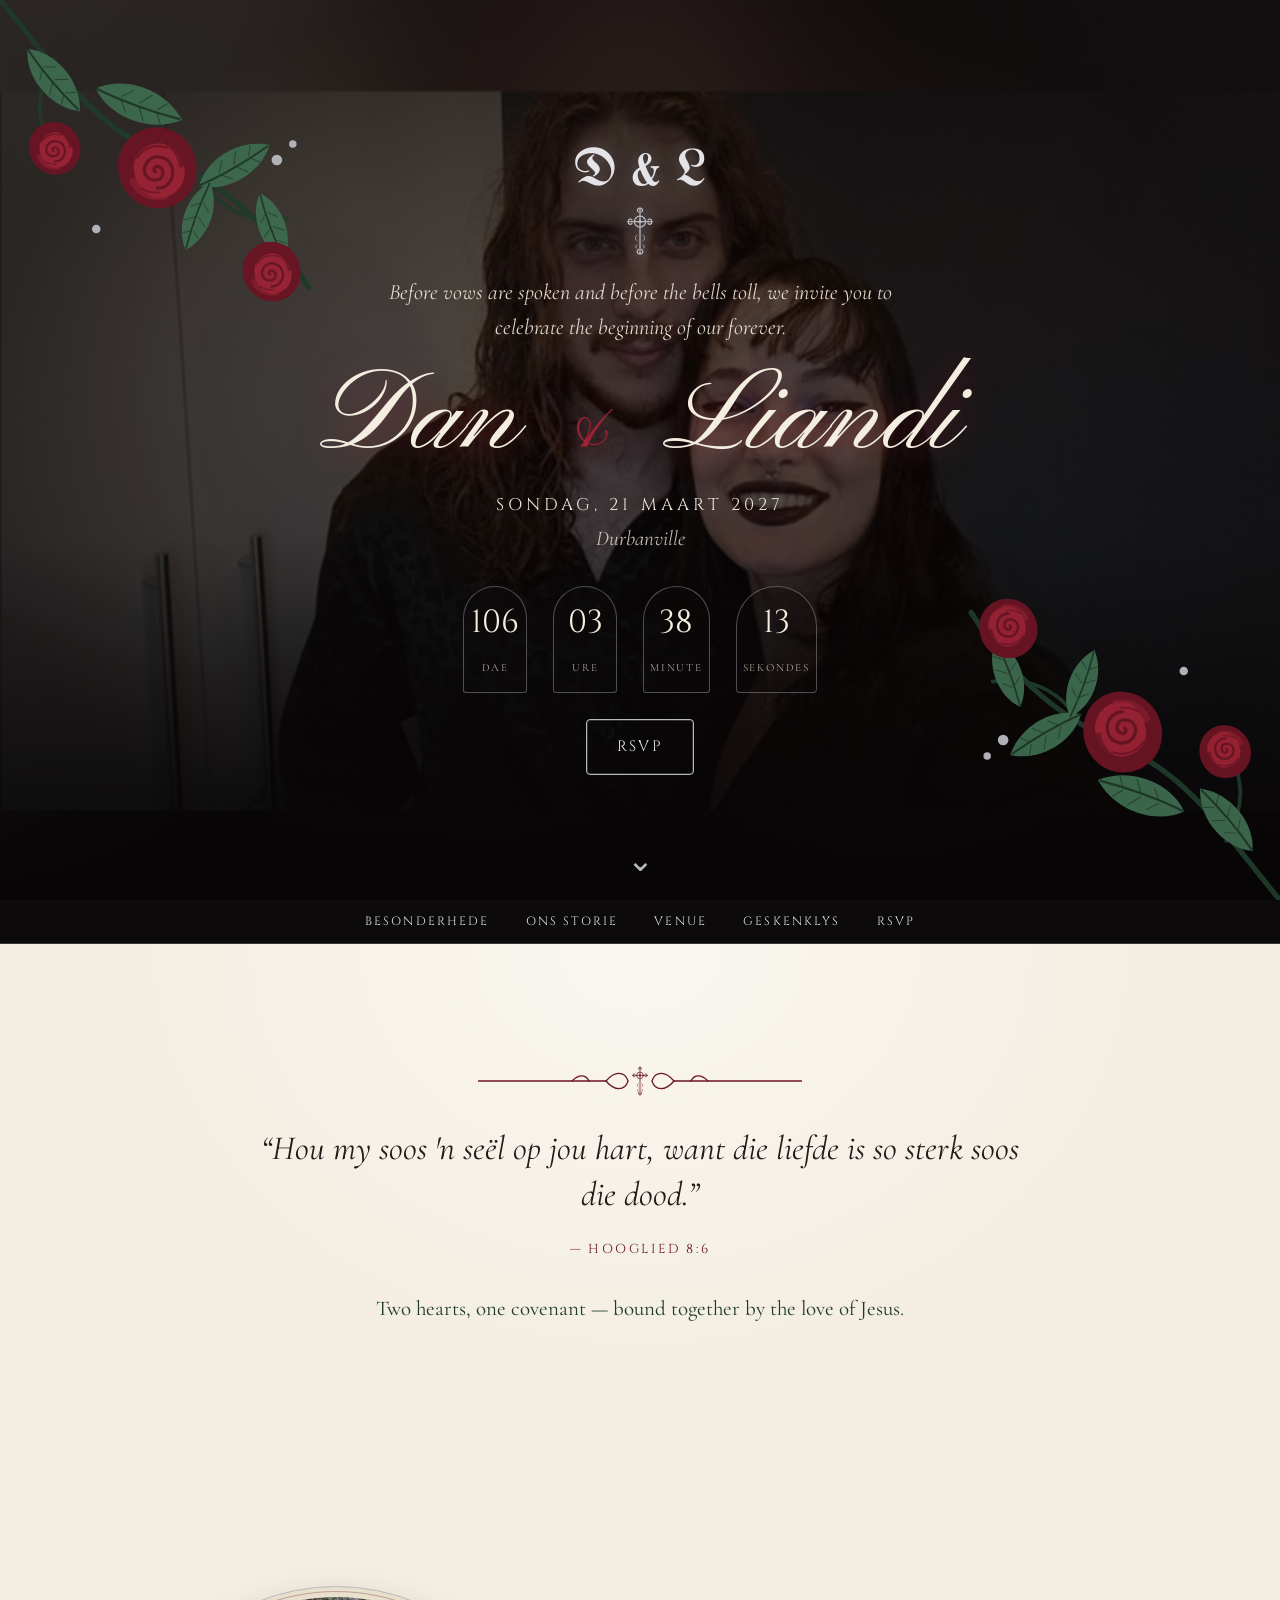
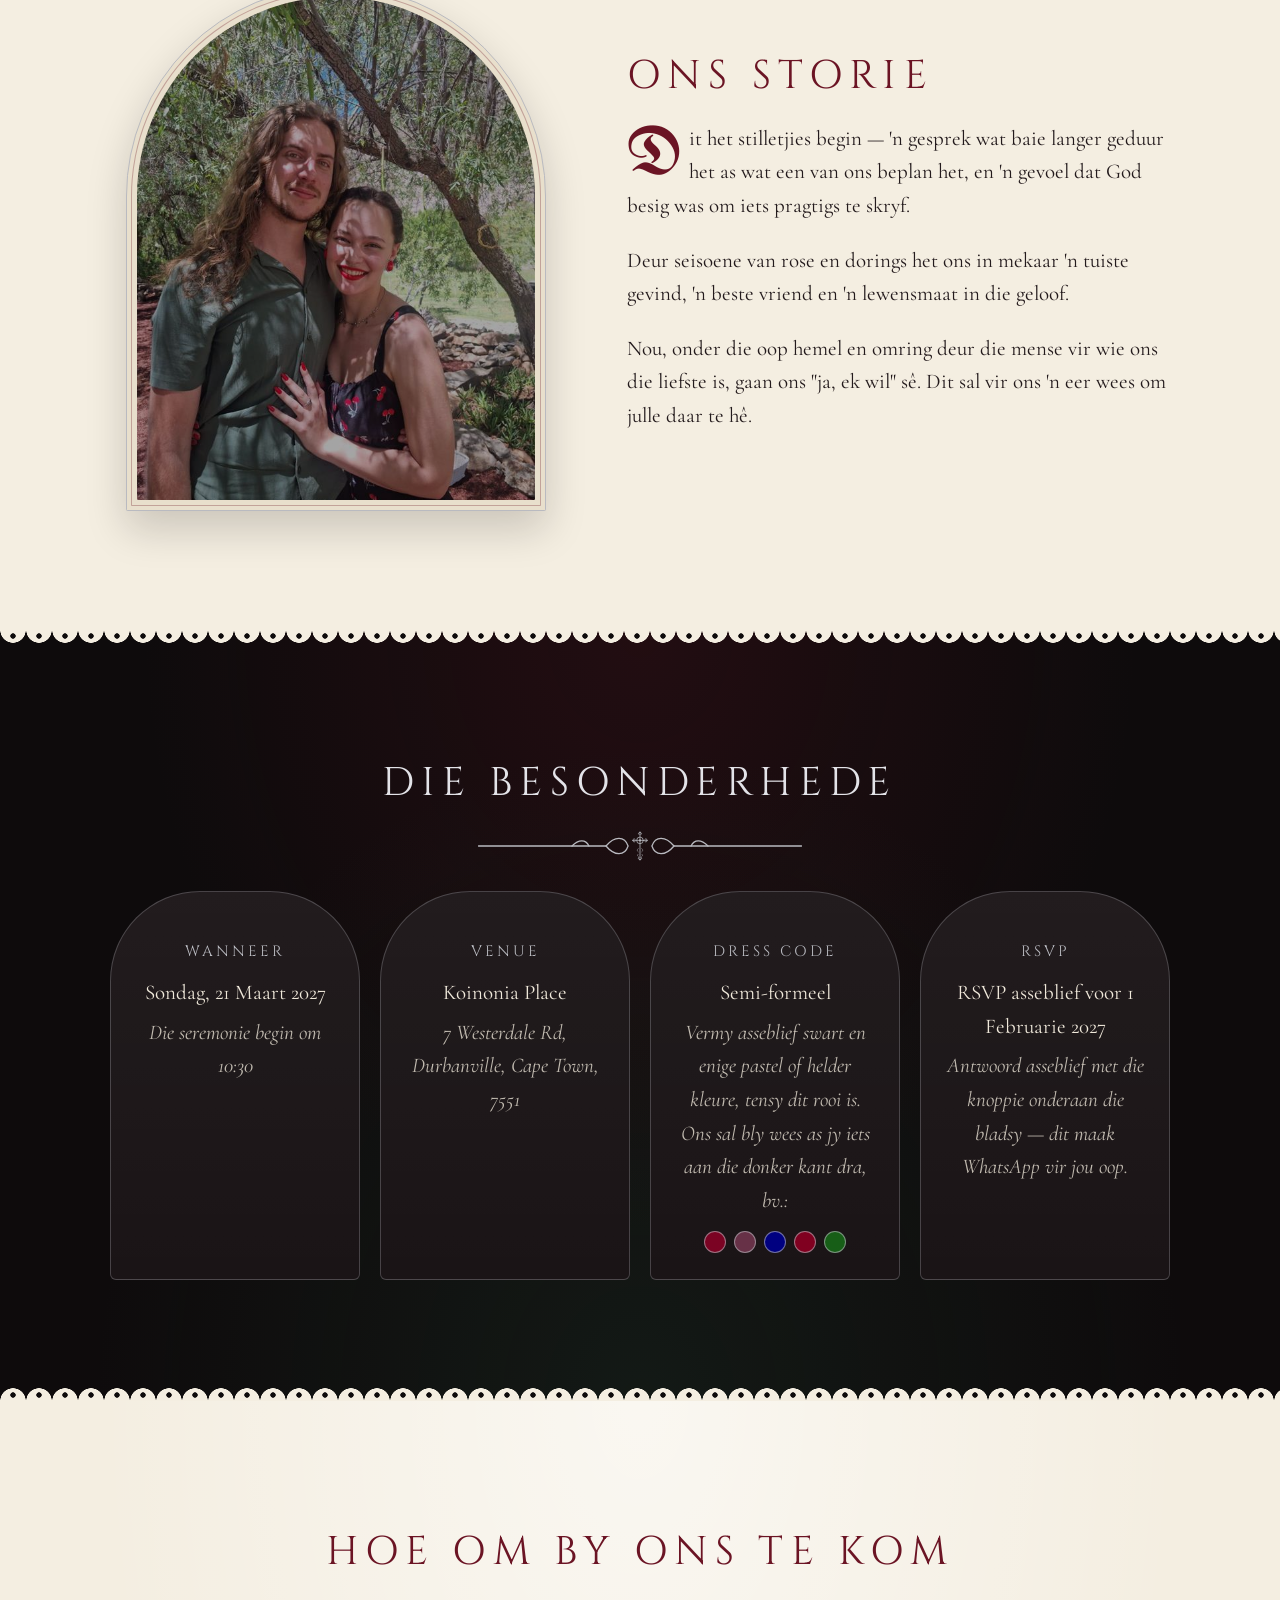
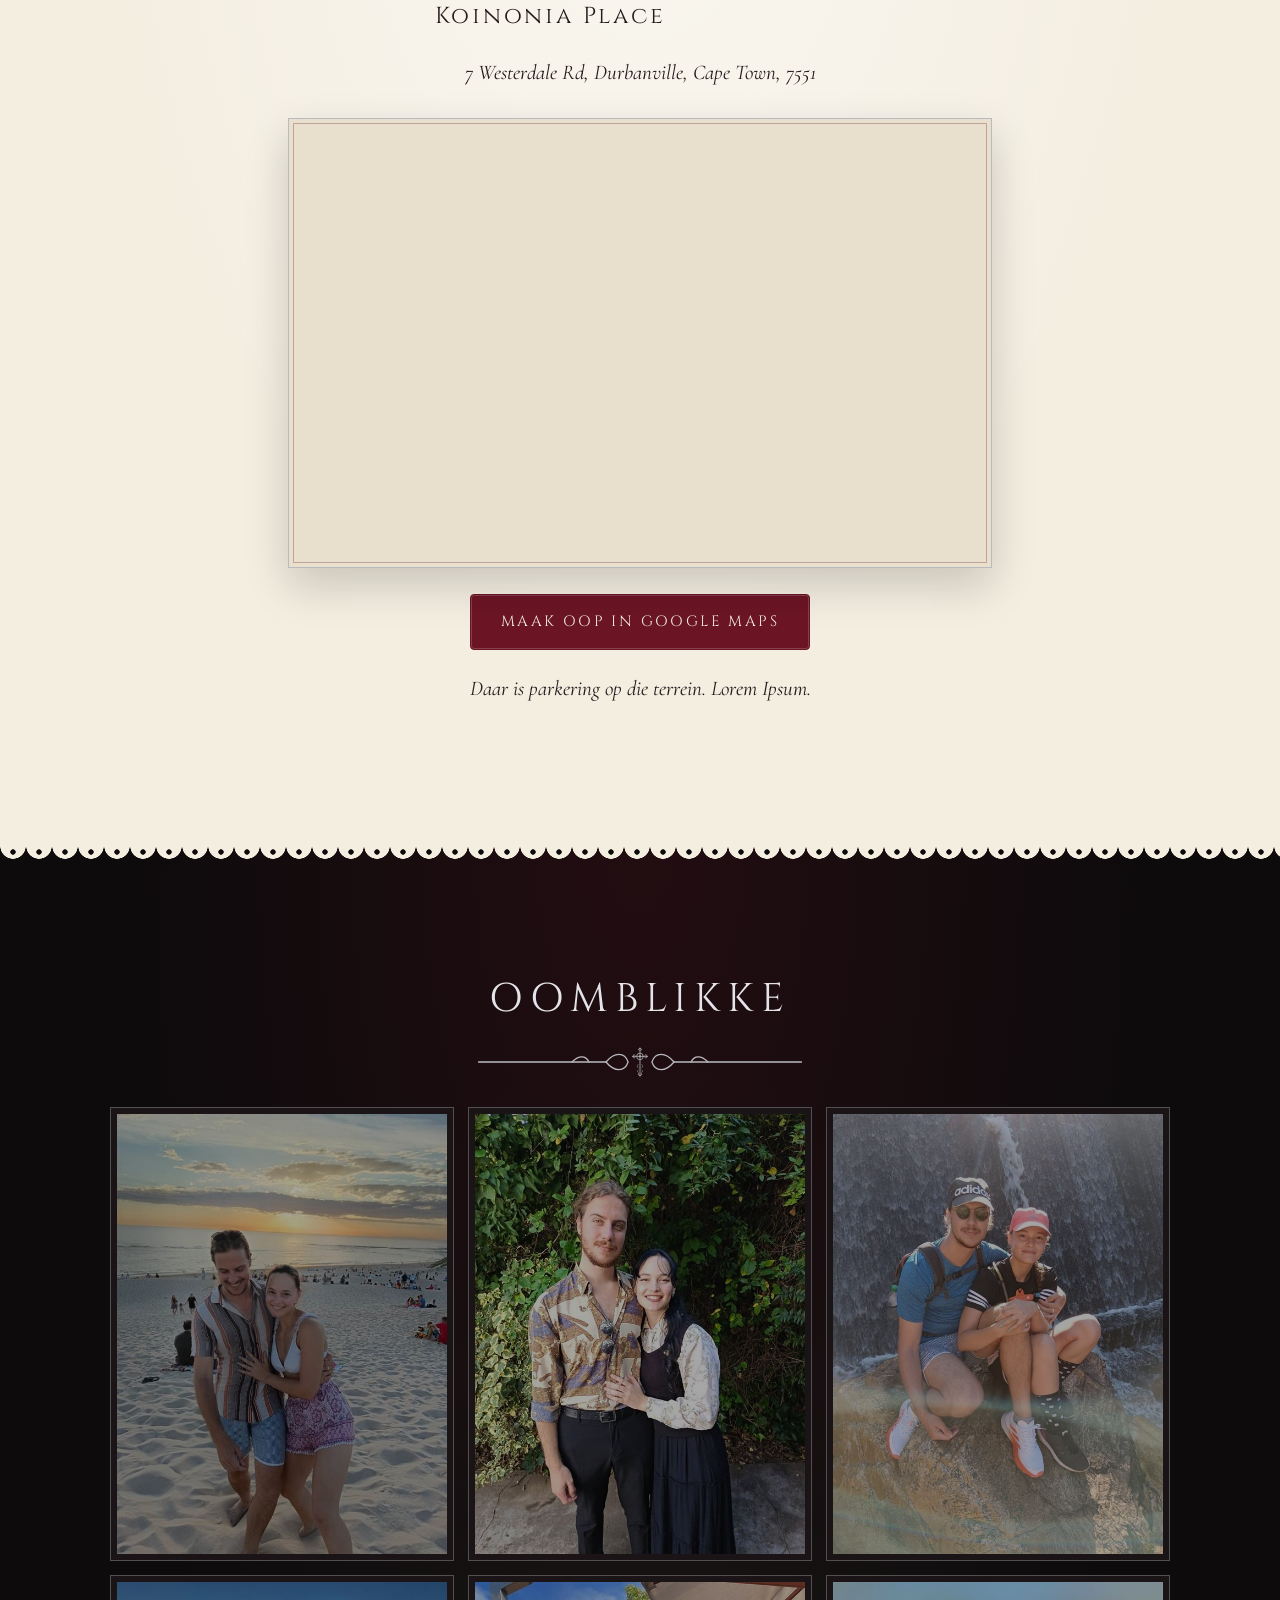
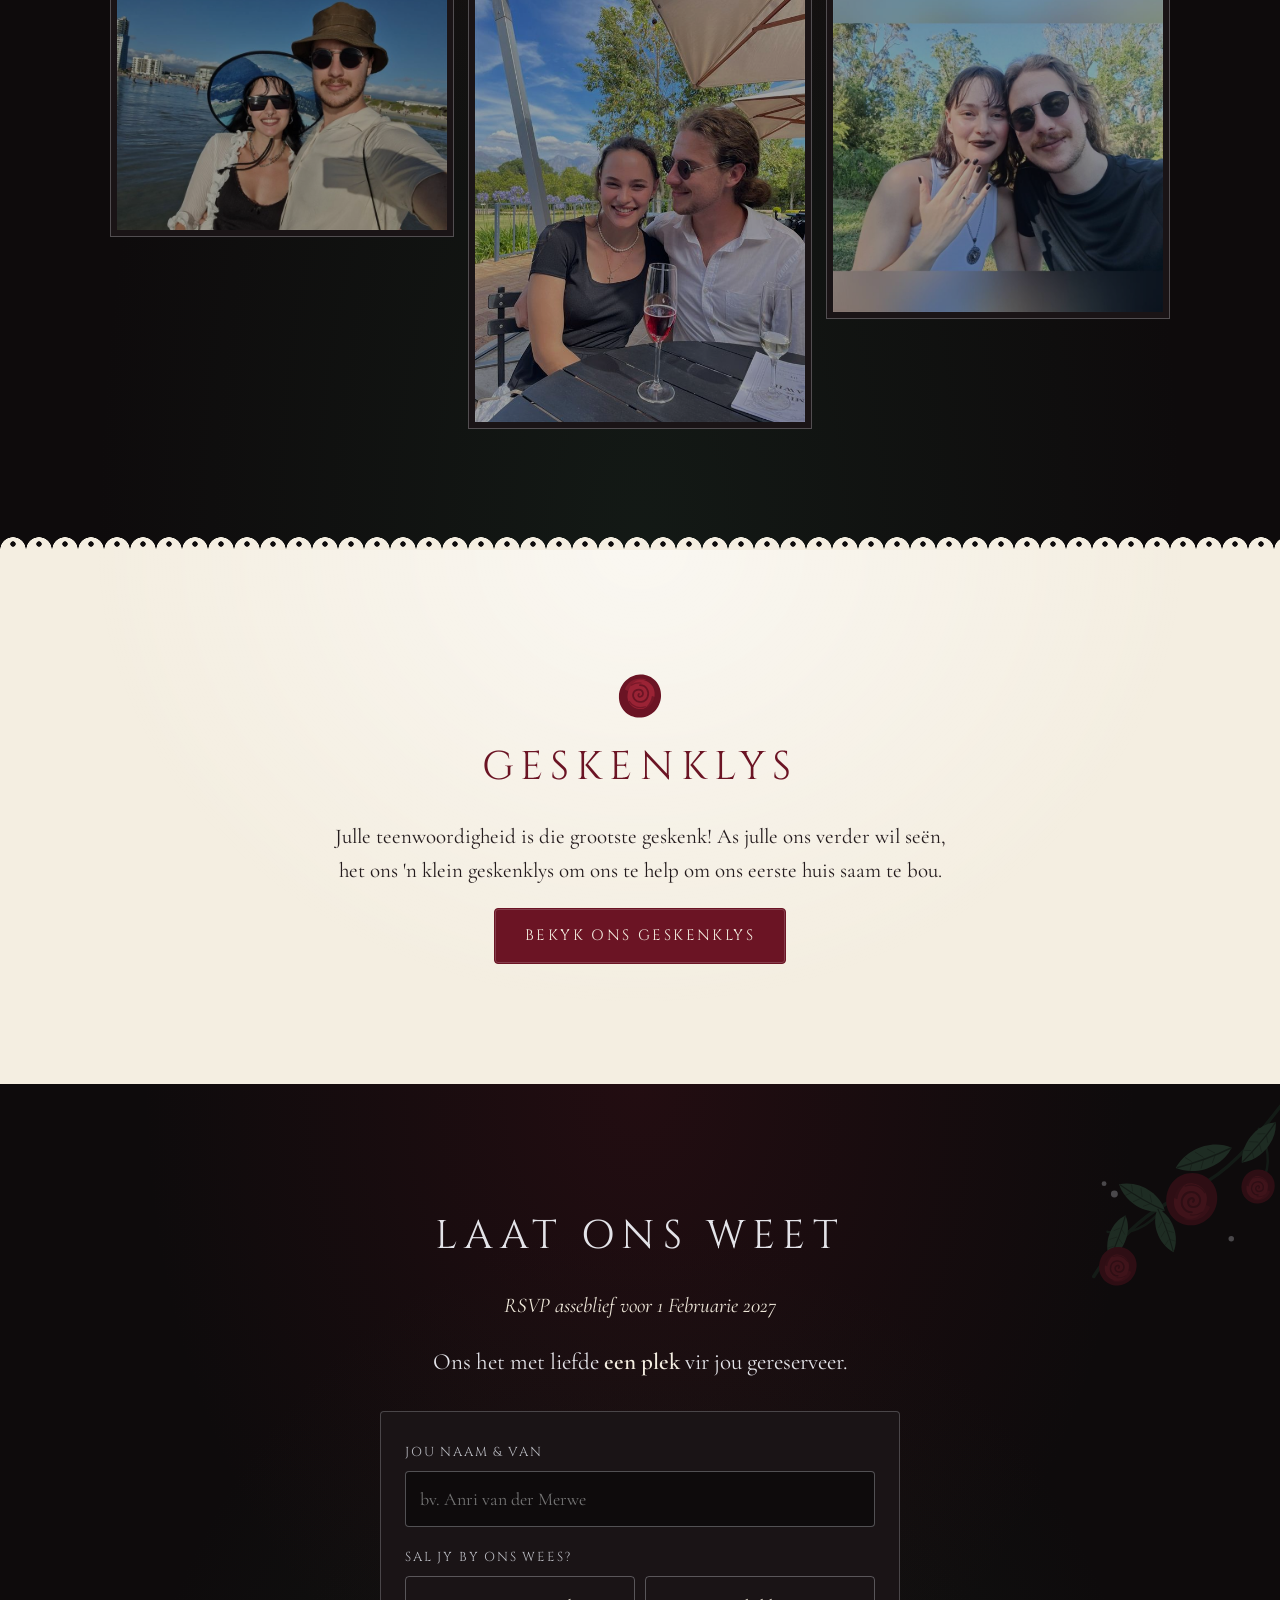
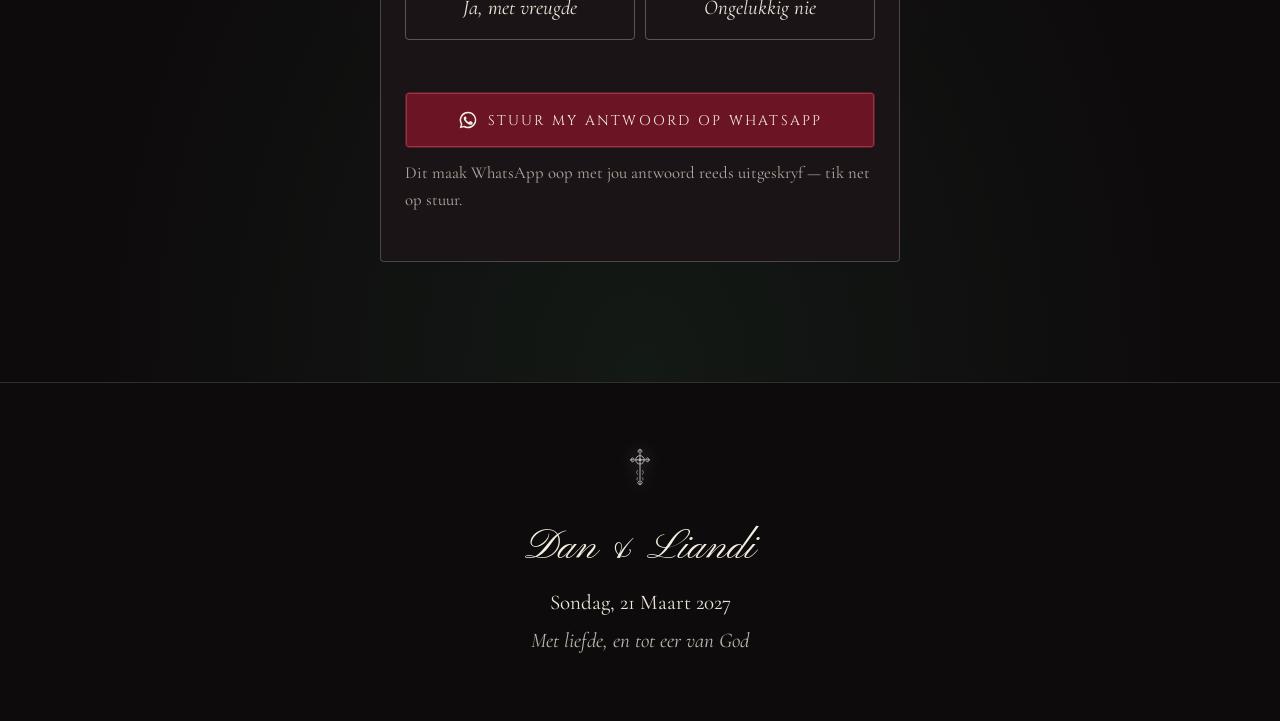
<file: index.html>
<!DOCTYPE html>
<html lang="af">
<head>
  <meta charset="utf-8">
  <meta name="viewport" content="width=device-width, initial-scale=1">
  <!-- ✦ Title & WhatsApp link preview: edit these by hand (WhatsApp can't read config.js).
       og:image must be a FULL web address, e.g. https://your-site.netlify.app/images/preview.jpg -->
  <title>Dan &amp; Liandi · Ons Troue</title>
  <meta name="description" content="Voordat die geloftes uitgespreek word en die klokke lui, nooi ons julle om die begin van ons ewigheid saam met ons te vier.">
  <meta property="og:title" content="Dan &amp; Liandi · Ons Troue">
  <meta property="og:description" content="Jy is genooi! Tik om al die besonderhede te sien en te RSVP.">
  <meta property="og:type" content="website">
  <meta property="og:image" content="https://lili-bear.github.io/dan-en-liandi-troue/hero-picture.jpg">  
  <meta name="theme-color" content="#0E0B0C">
  <link rel="preconnect" href="https://fonts.googleapis.com">
  <link rel="preconnect" href="https://fonts.gstatic.com" crossorigin>
  <link href="https://fonts.googleapis.com/css2?family=Cinzel:wght@400;600&family=Cormorant+Garamond:ital,wght@0,400;0,500;0,600;1,400&family=Pinyon+Script&family=UnifrakturMaguntia&display=swap" rel="stylesheet">
  <link rel="stylesheet" href="style.css">
  <link rel="icon" href="data:image/svg+xml,%3Csvg xmlns='http://www.w3.org/2000/svg' viewBox='0 0 100 100'%3E%3Ctext y='.9em' font-size='90'%3E🌹%3C/text%3E%3C/svg%3E">
</head>
<body>

<!-- ============ SVG ORNAMENT LIBRARY (roses, leaves, cross) ============ -->
<svg width="0" height="0" style="position:absolute" aria-hidden="true">
  <defs>
    <symbol id="rose" viewBox="0 0 100 100">
      <path d="M50 10C72 9 90 27 89 50C88 73 71 90 49 90C27 90 10 72 11 50C12 28 29 11 50 10Z" style="fill:var(--burgundy)"/>
      <path d="M22 38C28 20 48 14 62 20C50 22 38 30 34 44Z" style="fill:var(--burgundy-lt)" opacity=".55"/>
      <path d="M50 20C67 20 79 33 77 50C75 65 63 76 48 74C35 72 25 61 27 47C29 32 39 21 50 20Z" style="fill:var(--burgundy-lt)"/>
      <path d="M78 52C76 70 60 82 44 80C58 76 70 66 72 50Z" style="fill:var(--burgundy)" opacity=".8"/>
      <path d="M50 30C62 30 68 42 64 52C60 62 46 64 40 56C34 48 38 38 48 38C56 38 58 48 52 51C48 53 45 49 48 46" fill="none" style="stroke:var(--burgundy)" stroke-width="3.2" stroke-linecap="round"/>
      <path d="M30 60C36 70 48 74 60 70" fill="none" style="stroke:var(--burgundy)" stroke-width="2.2" stroke-linecap="round" opacity=".8"/>
      <path d="M34 30C40 26 46 25 52 26" fill="none" style="stroke:var(--burgundy)" stroke-width="2" stroke-linecap="round" opacity=".7"/>
    </symbol>
    <symbol id="leaf" viewBox="0 0 100 50">
      <path d="M2 25C25 2 70 0 98 25C70 50 25 48 2 25Z" style="fill:var(--forest-lt)"/>
      <path d="M2 25C30 22 65 22 96 25" fill="none" style="stroke:var(--forest)" stroke-width="2.4"/>
      <path d="M30 24L40 12M50 24L60 10M70 24L78 13M30 26L40 37M50 26L60 39M70 26L78 36" style="stroke:var(--forest)" stroke-width="1.3" fill="none" opacity=".7"/>
    </symbol>
    <symbol id="spray" viewBox="0 0 320 320">
      <path d="M10 310C60 250 90 200 150 170C200 145 250 120 300 40" fill="none" style="stroke:var(--forest)" stroke-width="5" stroke-linecap="round"/>
      <path d="M60 255C40 220 45 190 60 170M200 140C220 110 250 100 280 105" fill="none" style="stroke:var(--forest)" stroke-width="3.5" stroke-linecap="round"/>
      <use href="#leaf" x="20" y="215" width="80" height="40" transform="rotate(-50 60 235)"/>
      <use href="#leaf" x="95" y="190" width="90" height="45" transform="rotate(-20 140 212)"/>
      <use href="#leaf" x="190" y="135" width="80" height="40" transform="rotate(30 230 155)"/>
      <use href="#leaf" x="230" y="80" width="70" height="35" transform="rotate(-70 265 97)"/>
      <use href="#leaf" x="160" y="90" width="70" height="35" transform="rotate(-110 195 107)"/>
      <use href="#rose" x="110" y="105" width="95" height="95"/>
      <use href="#rose" x="230" y="20" width="70" height="70"/>
      <use href="#rose" x="30" y="140" width="62" height="62"/>
      <circle cx="270" cy="160" r="5" style="fill:var(--silver)"/><circle cx="285" cy="175" r="3.5" style="fill:var(--silver)"/>
      <circle cx="100" cy="95" r="4" style="fill:var(--silver)"/>
    </symbol>
    <symbol id="cross" viewBox="0 0 80 120">
      <g fill="none" stroke="currentColor" stroke-width="3" stroke-linecap="round" stroke-linejoin="round">
        <path d="M40 6V114M12 38H68"/>
        <circle cx="40" cy="38" r="13"/>
        <path d="M40 6c-6 0-8 6-4 9M40 6c6 0 8 6 4 9M12 38c0-6 6-8 9-4M12 38c0 6 6 8 9 4M68 38c0-6-6-8-9-4M68 38c0 6-6 8-9 4M40 114c-7 0-9-7-4-10M40 114c7 0 9-7 4-10"/>
        <path d="M33 70c-5 4-5 10 0 13M47 70c5 4 5 10 0 13M33 92c-4 3-4 7 0 9M47 92c4 3 4 7 0 9" stroke-width="2"/>
      </g>
      <circle cx="40" cy="38" r="4" fill="currentColor"/>
    </symbol>
    <symbol id="divider" viewBox="0 0 400 40">
      <g fill="none" stroke="currentColor" stroke-width="1.5" stroke-linecap="round">
        <path d="M10 20H160M240 20H390"/>
        <path d="M160 20c10-12 22-12 26 0c-4 12-16 12-26 0ZM240 20c-10-12-22-12-26 0c4 12 16 12 26 0Z"/>
        <path d="M120 20c8-8 16-8 20 0M280 20c-8-8-16-8-20 0"/>
      </g>
      <use href="#cross" x="188" y="2" width="24" height="36" style="color:inherit"/>
    </symbol>
  </defs>
</svg>

<!-- ============ OPENING (dark) ============ -->
<header class="hero" id="top">
  <div class="hero__bg" data-bg="images.hero"></div>
  <div class="petals" id="petals" aria-hidden="true"></div>
  <svg class="spray spray--tl" aria-hidden="true"><use href="#spray"/></svg>
  <svg class="spray spray--br" aria-hidden="true"><use href="#spray"/></svg>

  <div class="hero__inner">
    <p class="greeting" id="greeting" hidden></p>
    <div class="monogram" data-bind="couple.monogram"></div>
    <svg class="cross-ornament" aria-hidden="true"><use href="#cross"/></svg>
    <p class="intro" data-bind="words.intro"></p>
    <h1 class="names">
      <span data-bind="couple.partner1"></span>
      <span class="joiner" data-bind="couple.joiner"></span>
      <span data-bind="couple.partner2"></span>
    </h1>
    <p class="hero__date" data-bind="dateText"></p>
    <p class="hero__place" data-bind="venue.town"></p>

    <div class="countdown" id="countdown" data-show="countdown">
      <div><span id="cd-days">0</span><small>dae</small></div>
      <div><span id="cd-hours">0</span><small>ure</small></div>
      <div><span id="cd-mins">0</span><small>minute</small></div>
      <div><span id="cd-secs">0</span><small>sekondes</small></div>
    </div>

    <a class="btn btn--silver" href="#rsvp">RSVP</a>
  </div>
  <a class="scroll-hint" href="#scripture" aria-label="Rol af">⌄</a>
</header>

<nav class="nav" id="nav">
  <a href="#details">Besonderhede</a>
  <a href="#story" data-show="story">Ons storie</a>
  <a href="#venue" data-show="map">Venue</a>
  <a href="#registry" data-show="registry">Geskenklys</a>
  <a href="#rsvp">RSVP</a>
</nav>

<main>

<!-- ============ SCRIPTURE (ivory lace) ============ -->
<section class="section section--ivory scripture" id="scripture">
  <svg class="divider" aria-hidden="true"><use href="#divider"/></svg>
  <blockquote>
    <p>“<span data-bind="words.scripture"></span>”</p>
    <cite>— <span data-bind="words.scriptureRef"></span></cite>
  </blockquote>
  <p class="faith-line" data-bind="words.faithLine"></p>
</section>

<!-- ============ OUR STORY (ivory) ============ -->
<section class="section section--ivory lace-bottom story" id="story" data-show="story">
  <div class="story__grid">
    <figure class="frame frame--arch">
      <img data-src="images.couple" alt="Die bruidspaar" loading="lazy">
    </figure>
    <div>
      <h2 class="heading">Ons Storie</h2>
      <div id="story-text" class="story__text"></div>
    </div>
  </div>
</section>

<!-- ============ DETAILS (dark) ============ -->
<section class="section section--dark details" id="details">
  <h2 class="heading heading--light">Die Besonderhede</h2>
  <svg class="divider divider--silver" aria-hidden="true"><use href="#divider"/></svg>
  <div class="cards">
    <article class="card">
      <h3>Wanneer</h3>
      <p data-bind="dateText"></p>
      <p class="muted" data-bind="timeText"></p>
    </article>
    <article class="card">
      <h3>Venue</h3>
      <p data-bind="venue.name"></p>
      <p class="muted" data-bind="venue.address"></p>
    </article>
    <article class="card">
      <h3>Dress Code</h3>
      <p data-bind="dressCode.title"></p>
      <p class="muted" data-bind="dressCode.text"></p>
      <div class="swatches" id="swatches"></div>
    </article>
    <article class="card">
      <h3>RSVP</h3>
      <p data-bind="rsvp.deadlineText"></p>
      <p class="muted">Antwoord asseblief met die knoppie onderaan die bladsy — dit maak WhatsApp vir jou oop.</p>
    </article>
  </div>
</section>

<!-- ============ VENUE & MAP (ivory) ============ -->
<section class="section section--ivory lace-top lace-bottom venue" id="venue" data-show="map">
  <h2 class="heading">Hoe om by ons te kom</h2>
  <p class="venue__name" data-bind="venue.name"></p>
  <p class="muted" data-bind="venue.address"></p>
  <div class="map frame">
    <iframe id="map-frame" title="Kaart na die venue" loading="lazy" referrerpolicy="no-referrer-when-downgrade"></iframe>
  </div>
  <div class="btn-row">
    <a class="btn" id="maps-btn" target="_blank" rel="noopener">Maak oop in Google Maps</a>
    <a class="btn btn--ghost" id="waze-btn" target="_blank" rel="noopener" hidden>Maak oop in Waze</a>
  </div>
  <p class="note" data-bind="venue.directionsNote"></p>
</section>

<!-- ============ GALLERY (dark) ============ -->
<section class="section section--dark gallery" id="gallery" data-show="gallery">
  <h2 class="heading heading--light">Oomblikke</h2>
  <svg class="divider divider--silver" aria-hidden="true"><use href="#divider"/></svg>
  <div class="gallery__grid" id="gallery-grid"></div>
</section>

<!-- ============ REGISTRY (ivory) ============ -->
<section class="section section--ivory lace-top registry" id="registry" data-show="registry">
  <svg class="rose-mini" aria-hidden="true"><use href="#rose"/></svg>
  <h2 class="heading">Geskenklys</h2>
  <p class="narrow" data-bind="registry.text"></p>
  <a class="btn" id="registry-btn" target="_blank" rel="noopener" data-bind="registry.buttonText"></a>
</section>

<!-- ============ GOOD TO KNOW (ivory) ============ -->
<section class="section section--ivory lace-bottom faq" id="faq" data-show="faq">
  <h2 class="heading">Goed om te weet</h2>
  <div class="faq__list" id="faq-list"></div>
</section>

<!-- ============ RSVP (dark) ============ -->
<section class="section section--dark rsvp" id="rsvp">
  <svg class="spray spray--rsvp" aria-hidden="true"><use href="#spray"/></svg>
  <h2 class="heading heading--light">Laat ons weet</h2>
  <p class="muted" data-bind="rsvp.deadlineText"></p>
  <p class="seats-note" id="seats-note"></p>

  <form class="rsvp__form" id="rsvp-form" novalidate>
    <label class="field">
      <span>Jou naam &amp; van</span>
      <input id="rsvp-name" type="text" autocomplete="name" placeholder="bv. Anri van der Merwe" required>
    </label>

    <fieldset class="choice">
      <legend id="attend-legend">Sal jy by ons wees?</legend>
      <label><input type="radio" name="attend" value="yes"><span>Ja, met vreugde</span></label>
      <label><input type="radio" name="attend" value="no"><span>Ongelukkig nie</span></label>
    </fieldset>

    <label class="field" id="seats-field" hidden>
      <span>Hoeveel van julle kom?</span>
      <select id="rsvp-seats"></select>
    </label>

    <label class="field" id="dietary-field" hidden>
      <span>Enige dieetvereistes? <em>(opsioneel)</em></span>
      <input id="rsvp-dietary" type="text" placeholder="bv. vegetaries, neutallergie">
    </label>

    <p class="form-error" id="rsvp-error" role="alert"></p>
    <button class="btn btn--whatsapp" type="submit">
      <svg viewBox="0 0 24 24" width="20" height="20" aria-hidden="true"><path fill="currentColor" d="M12 2a10 10 0 0 0-8.6 15.1L2 22l5-1.3A10 10 0 1 0 12 2Zm0 18.2a8.2 8.2 0 0 1-4.2-1.2l-.3-.2-3 .8.8-2.9-.2-.3A8.2 8.2 0 1 1 12 20.2Zm4.5-6.1c-.2-.1-1.5-.7-1.7-.8s-.4-.1-.6.1-.7.8-.8 1-.3.2-.5.1a6.7 6.7 0 0 1-3.3-2.9c-.2-.4.2-.4.7-1.3.1-.2 0-.3 0-.4l-.8-1.8c-.2-.5-.4-.4-.6-.4h-.5a1 1 0 0 0-.7.3 3 3 0 0 0-.9 2.2 5.2 5.2 0 0 0 1.1 2.8 11.9 11.9 0 0 0 4.6 4c1.7.7 2.4.8 3.2.7a2.8 2.8 0 0 0 1.8-1.3 2.3 2.3 0 0 0 .2-1.3c-.1-.1-.3-.2-.5-.3Z"/></svg>
      Stuur my antwoord op WhatsApp
    </button>
    <p class="tiny">Dit maak WhatsApp oop met jou antwoord reeds uitgeskryf — tik net op stuur.</p>
  </form>
</section>

</main>

<footer class="footer">
  <a href="#top" class="to-top" aria-label="Terug na bo" title="Terug na bo">
    <svg class="cross-ornament cross-ornament--sm" aria-hidden="true"><use href="#cross"/></svg>
  </a>
  <p class="footer__names"><span data-bind="couple.partner1"></span> <span data-bind="couple.joiner"></span> <span data-bind="couple.partner2"></span></p>
  <p data-bind="dateText"></p>
  <p class="muted" data-bind="words.footer"></p>
</footer>

<script src="config.js"></script>
<script src="script.js"></script>
</body>
</html>
</file>
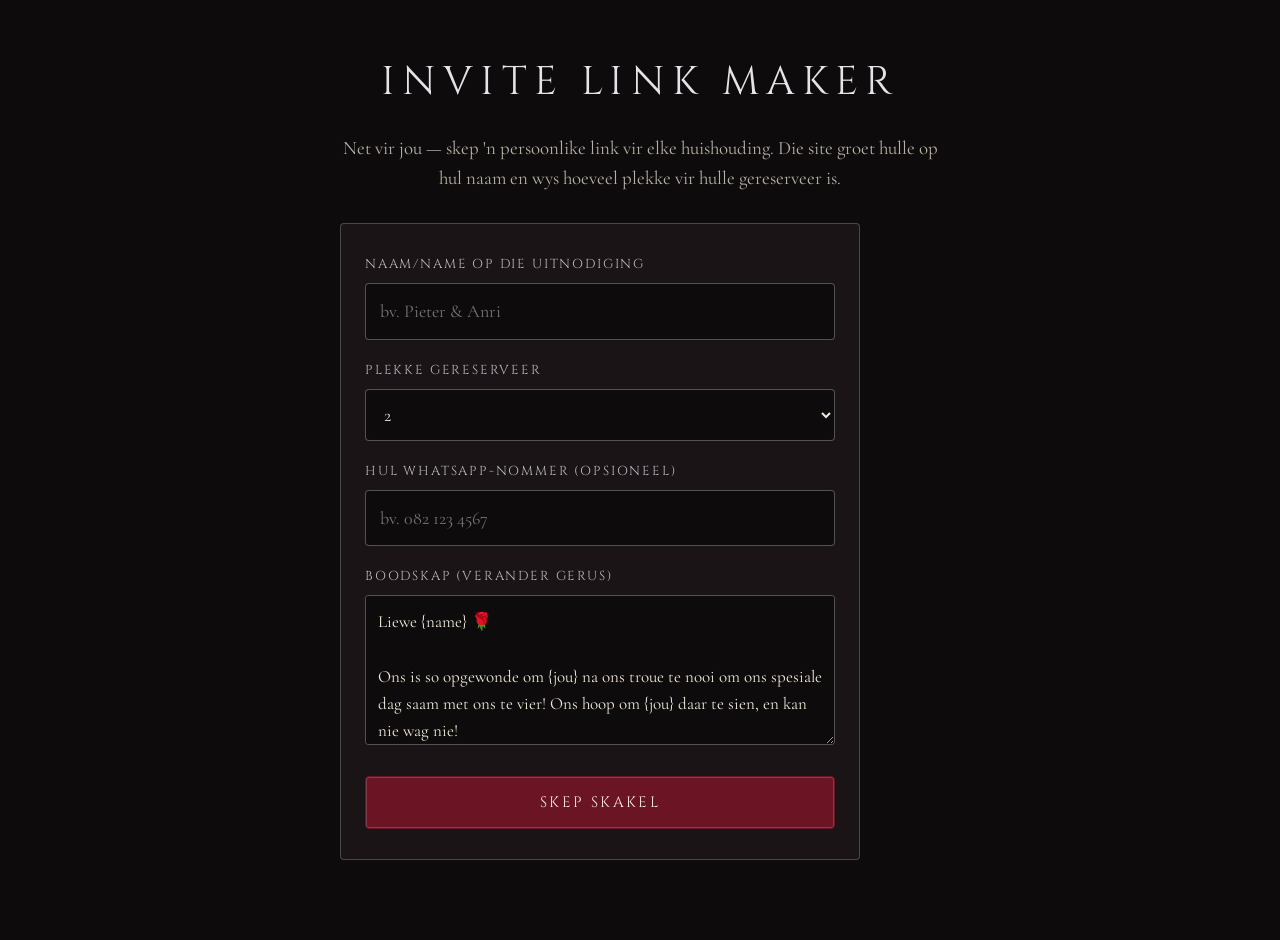
<file: invite.html>
<!DOCTYPE html>
<html lang="af">
<head>
  <meta charset="utf-8">
  <meta name="viewport" content="width=device-width, initial-scale=1">
  <meta name="robots" content="noindex">
  <title>Invite link maker</title>
  <link href="https://fonts.googleapis.com/css2?family=Cinzel&family=Cormorant+Garamond:ital,wght@0,400;0,600;1,400&display=swap" rel="stylesheet">
  <link rel="stylesheet" href="style.css">
  <style>
    body { background: var(--black); color: var(--text-light); }
    .wrap { max-width: 640px; margin: 0 auto; padding: 50px 20px 80px; }
    textarea { width: 100%; min-height: 150px; padding: 12px; font: inherit; font-size: 17px; color: var(--text-light); background: var(--black); border: 1px solid rgba(185,186,192,.4); border-radius: 4px; }
    .out { margin-top: 26px; padding: 18px; background: var(--black-soft); border: 1px solid rgba(185,186,192,.3); border-radius: 4px; word-break: break-all; }
    .out code { color: var(--silver-lt); font-size: 15px; }
    .row { display: flex; gap: 10px; flex-wrap: wrap; margin-top: 14px; }
    .row .btn { flex: 1 1 200px; font-size: 13px; padding: 13px 16px; }
    .hint { font-size: .9em; opacity: .75; }
    .copied { color: #9fd3ae; min-height: 1.2em; }
  </style>
</head>
<body>
<div class="wrap">
  <h1 class="heading heading--light" style="text-align:center">Invite link maker</h1>
  <p class="hint" style="text-align:center">Net vir jou — skep 'n persoonlike link vir elke huishouding. Die site groet hulle op hul naam en wys hoeveel plekke vir hulle gereserveer is.</p>

  <form id="maker" class="rsvp__form" style="max-width:none;margin-top:24px">
    <label class="field"><span>Naam/name op die uitnodiging</span>
      <input id="m-name" type="text" placeholder="bv. Pieter & Anri" required></label>
    <label class="field"><span>Plekke gereserveer</span>
      <select id="m-seats"></select></label>
    <label class="field"><span>Hul WhatsApp-nommer (opsioneel)</span>
      <input id="m-phone" type="tel" placeholder="bv. 082 123 4567"></label>
    <label class="field"><span>Boodskap (verander gerus)</span>
      <textarea id="m-msg"></textarea></label>
    <button class="btn" type="submit" style="width:100%">Skep skakel</button>
  </form>

  <div class="out" id="out" hidden>
    <p class="hint" style="margin-top:0">Persoonlike skakel:</p>
    <code id="m-link"></code>
    <div class="row">
      <button class="btn btn--ghost" id="copy-link" type="button">Kopieer skakel</button>
      <button class="btn btn--ghost" id="copy-msg" type="button">Kopieer hele boodskap</button>
      <a class="btn btn--whatsapp" id="send-wa" target="_blank" rel="noopener">Stuur op WhatsApp</a>
    </div>
    <p class="copied" id="copied"></p>
  </div>
</div>

<script src="config.js"></script>
<script>
(function () {
  const C = window.WEDDING;
  Object.entries(C.theme).forEach(([k, v]) =>
    document.documentElement.style.setProperty("--" + k.replace(/([a-z])([A-Z])/g, "$1-$2").toLowerCase(), v));

  const $ = (id) => document.getElementById(id);
  for (let n = 1; n <= (C.rsvp.maxSeatsPerInvite || 6); n++) {
    const o = document.createElement("option"); o.value = n; o.textContent = n; $("m-seats").appendChild(o);
  }
  $("m-seats").value = 2;

  const couple = `${C.couple.partner1} ${C.couple.joiner} ${C.couple.partner2}`;
  $("m-msg").value =
`Liewe {name} 🌹

Ons is so opgewonde om {jou} na ons troue te nooi om ons spesiale dag saam met ons te vier! Ons hoop om {jou} daar te sien, en kan nie wag nie!

Ons viering is klein en intiem, so ons vra vriendelik dat slegs die gaste wat hier genoem word, bywoon.

Sien al die besonderhede en RSVP hier:
{link}
    
Met baie liefde
Dan & Liandi ❤️🖤`
; // ${couple} — ${C.dateText}

  const base = (C.siteUrl || (location.origin + location.pathname.replace(/invite\.html$/, ""))).replace(/\/?$/, "/");
  let finalMsg = "", link = "";

  $("maker").addEventListener("submit", (e) => {
    e.preventDefault();
    const name = $("m-name").value.trim(); if (!name) return;
    const seats = parseInt($("m-seats").value, 10);
    link = `${base}?to=${encodeURIComponent(name)}&seats=${seats}`;
    finalMsg = $("m-msg").value
      .replaceAll("{name}", name)
      .replaceAll("{seatsText}", seats === 1 ? "een plek" : `${seats} plekke`)
      .replaceAll("{jou}", seats === 1 ? "jou" : "julle")
      .replaceAll("{link}", link);
    $("m-link").textContent = link;
    let phone = $("m-phone").value.replace(/\D/g, "");
    if (phone.startsWith("0")) phone = "27" + phone.slice(1);   // SA numbers
    $("send-wa").href = `https://wa.me/${phone}?text=${encodeURIComponent(finalMsg)}`;
    $("out").hidden = false; $("copied").textContent = "";
  });

  const copy = (txt, label) => navigator.clipboard.writeText(txt).then(
    () => $("copied").textContent = label + " gekopieer ✓",
    () => $("copied").textContent = "Kon nie kopieer nie — kies die teks en kopieer dit self.");
  $("copy-link").onclick = () => copy(link, "Skakel");
  $("copy-msg").onclick = () => copy(finalMsg, "Boodskap");
})();
</script>
</body>
</html>
</file>
<file: style.css>
/* =====================================================================
   STYLES  ✦  colours & fonts are set in config.js (theme) — these are
   the fallbacks used if config.js is missing.
   ===================================================================== */
:root {
  --ivory: #F4EEE1;
  --ivory-deep: #E8DFCC;
  --black: #0E0B0C;
  --black-soft: #1A1416;
  --burgundy: #6B1424;
  --burgundy-lt: #9B2335;
  --forest: #1F3A2B;
  --forest-lt: #3E6B4F;
  --silver: #B9BAC0;
  --silver-lt: #E3E3E8;
  --text-dark: #231A1C;
  --text-light: #EFE8DA;

  --font-gothic: 'UnifrakturMaguntia', serif;
  --font-display: 'Cinzel', serif;
  --font-script: 'Pinyon Script', cursive;
  --font-body: 'Cormorant Garamond', Georgia, serif;

  /* layout */
  --max-width: 1060px;
  --radius: 4px;
  --section-pad: clamp(64px, 10vw, 120px);
}

* { box-sizing: border-box; }
html { scroll-behavior: smooth; }
body {
  margin: 0;
  font-family: var(--font-body);
  font-size: clamp(18px, 2.1vw, 21px);
  line-height: 1.6;
  color: var(--text-dark);
  background: var(--black);
  -webkit-font-smoothing: antialiased;
  overflow-x: hidden;
}
img { max-width: 100%; display: block; }
a { color: inherit; }
[hidden] { display: none !important; }

/* ---------- shared bits ---------- */
.section {
  position: relative;
  padding: var(--section-pad) 20px;
  text-align: center;
}
.section > * { max-width: var(--max-width); margin-left: auto; margin-right: auto; }
.section--ivory {
  background:
    radial-gradient(ellipse at top, rgba(255,255,255,.55), transparent 60%),
    var(--ivory);
  color: var(--text-dark);
}
.section--dark {
  background:
    radial-gradient(ellipse at 50% 0%, rgba(107,20,36,.22), transparent 55%),
    radial-gradient(ellipse at 50% 100%, rgba(31,58,43,.30), transparent 60%),
    var(--black);
  color: var(--text-light);
}
.section--ivory + .section--ivory { background: var(--ivory); }
.heading {
  font-family: var(--font-display);
  font-weight: 400;
  letter-spacing: .18em;
  text-transform: uppercase;
  font-size: clamp(26px, 4.2vw, 40px);
  margin: 0 auto 14px;
  color: var(--burgundy);
}
.heading--light { color: var(--silver-lt); }
.muted { opacity: .78; font-style: italic; }
.narrow { max-width: 620px !important; }
.note { font-style: italic; max-width: 620px !important; margin-top: 22px; }
.tiny { font-size: .8em; opacity: .7; margin-top: 12px; }

.divider { width: min(340px, 80%); height: 34px; color: var(--burgundy); display: block; margin: 0 auto 28px; }
.divider--silver { color: var(--silver); }

/* ---------- lace edges (scalloped + eyelets) ----------
   add class "lace-top" and/or "lace-bottom" to an ivory section that touches a dark one */
.lace-top::before,
.lace-bottom::after {
  content: "";
  position: absolute; left: 0; right: 0;
  height: 26px;
  max-width: none;
  background:
    radial-gradient(circle at 13px 20px, var(--black) 2.4px, transparent 3px) 0 0 / 26px 26px repeat-x,
    radial-gradient(circle at 13px 26px, var(--ivory) 12.5px, transparent 13px) 0 0 / 26px 26px repeat-x;
  pointer-events: none;
  z-index: 2;
}
.lace-top::before { top: -25px; }
.lace-bottom::after { bottom: -25px; transform: scaleY(-1); }

/* ---------- buttons ---------- */
.btn {
  display: inline-flex; align-items: center; justify-content: center; gap: 10px;
  font-family: var(--font-display);
  letter-spacing: .16em; text-transform: uppercase; font-size: 15px;
  text-decoration: none;
  padding: 15px 30px;
  border: 1px solid var(--burgundy);
  background: var(--burgundy);
  color: var(--ivory);
  border-radius: var(--radius);
  cursor: pointer;
  transition: transform .2s, background .2s, box-shadow .2s;
  box-shadow: 0 0 0 3px transparent, inset 0 0 0 1px rgba(255,255,255,.18);
}
.btn:hover { background: var(--burgundy-lt); transform: translateY(-2px); }
.btn--ghost { background: transparent; color: var(--burgundy); }
.btn--ghost:hover { color: var(--ivory); }
.btn--silver {
  background: transparent; border-color: var(--silver); color: var(--silver-lt);
  margin-top: 26px;
}
.btn--silver:hover { background: rgba(185,186,192,.12); }
.btn--whatsapp { width: 100%; padding: 17px 20px; font-size: 14px; }
.btn-row { display: flex; gap: 14px; justify-content: center; flex-wrap: wrap; margin-top: 26px; }

/* ---------- ornaments ---------- */
.cross-ornament { width: 34px; height: 52px; color: var(--silver); display: block; margin: 8px auto 18px; filter: drop-shadow(0 0 8px rgba(227,227,232,.35)); }
.cross-ornament--sm { width: 26px; height: 40px; }
.spray { position: absolute; width: clamp(150px, 30vw, 340px); height: clamp(150px, 30vw, 340px); pointer-events: none; z-index: 1; opacity: .95; }
.spray--tl { top: -10px; left: -10px; transform: scaleY(-1); }
.spray--br { bottom: -10px; right: -10px; transform: scaleX(-1); }
.spray--rsvp { top: 0; right: -20px; opacity: .35; transform: scaleX(-1) scaleY(-1); width: 220px; height: 220px; }
.rose-mini { width: 54px; height: 54px; display: block; margin: 0 auto 12px; }

/* ---------- HERO ---------- */
.hero {
  position: relative;
  min-height: 100svh;
  display: grid; place-items: center;
  text-align: center;
  color: var(--text-light);
  padding: 90px 22px 70px;
  overflow: hidden;
  background: var(--black);
}
.hero__bg {
  position: absolute; inset: 0;
  background-size: cover; background-position: center;
  filter: grayscale(.2) contrast(1.05);
}
.hero__bg::after {
  content: ""; position: absolute; inset: 0;
  background:
    radial-gradient(ellipse at center,
    rgb(14 11 12 / .60) 0%,    /* centre darkness (behind your names) */ /* .x is the intensity, x% is the position.*/
    rgb(14 11 12 / .85) 75%),  /* edge darkness */
    linear-gradient(to bottom, transparent 60%, var(--black)); /* fade into black at the bottom */ /* x% is where the img starts fading to black.*/
}
/*.hero__inner { text-shadow: 0 1px 14px rgba(14,11,12,.75); }*/
.hero__inner { position: relative; z-index: 2; max-width: 720px; animation: rise 1.6s ease both; }
.greeting { font-family: var(--font-display); letter-spacing: .14em; font-size: .9em; color: var(--silver-lt); margin: 0 0 10px; }
.monogram { font-family: var(--font-gothic); font-size: clamp(34px, 6vw, 52px); color: var(--silver-lt); line-height: 1; text-shadow: 0 0 18px rgba(227,227,232,.25); }
.intro { font-style: italic; font-size: clamp(18px, 2.4vw, 22px); max-width: 560px; margin: 0 auto 10px; opacity: .92; }
.names {
  font-family: var(--font-script);
  font-weight: 400;
  font-size: clamp(56px, 12vw, 116px);
  line-height: 1.05;
  margin: 14px 0 10px;
  color: var(--ivory);
  text-shadow: 0 2px 30px rgba(155,35,53,.55);
}
.names span { display: inline-block; }
.joiner { color: var(--burgundy-lt); font-size: .7em; margin: 0 .15em; }
.hero__date { font-family: var(--font-display); letter-spacing: .24em; text-transform: uppercase; font-size: clamp(14px, 1.9vw, 17px); margin: 4px 0; }
.hero__place { font-style: italic; margin: 0; opacity: .8; }

.countdown { display: flex; justify-content: center; gap: clamp(10px, 3vw, 26px); margin-top: 30px; }
.countdown div {
  min-width: 64px; padding: 10px 6px;
  border: 1px solid rgba(185,186,192,.4);
  border-radius: 40px 40px 4px 4px; /* gothic arch */
  background: rgba(14,11,12,.4);
}
.countdown span { display: block; font-family: var(--font-display); font-size: clamp(22px, 4vw, 32px); color: var(--ivory); }
.countdown small { font-size: 11px; letter-spacing: .16em; text-transform: uppercase; opacity: .7; }

.scroll-hint { position: absolute; bottom: 14px; left: 50%; transform: translateX(-50%); z-index: 2; color: var(--silver); text-decoration: none; font-size: 32px; animation: bob 2.2s ease-in-out infinite; }

/* floating rose petals */
.petals { position: absolute; inset: 0; z-index: 1; pointer-events: none; }
.petal {
  position: absolute; top: -40px;
  width: 14px; height: 18px;
  background: radial-gradient(circle at 30% 30%, var(--burgundy-lt), var(--burgundy));
  border-radius: 80% 0 80% 0;
  opacity: .75;
  animation: fall linear infinite;
}

/* ---------- NAV ---------- */
.nav {
  position: sticky; top: 0; z-index: 20;
  display: flex; justify-content: center; gap: clamp(12px, 4vw, 36px); flex-wrap: wrap;
  padding: 12px 10px;
  background: rgba(14,11,12,.92);
  backdrop-filter: blur(6px);
  border-bottom: 1px solid rgba(185,186,192,.25);
}
.nav a { color: var(--silver-lt); text-decoration: none; font-family: var(--font-display); font-size: 12px; letter-spacing: .18em; text-transform: uppercase; }
.nav a:hover { color: var(--ivory); }
@media (max-width: 520px) {
  .nav { flex-wrap: nowrap; justify-content: flex-start; overflow-x: auto; gap: 18px; padding: 12px 16px; scrollbar-width: none; }
  .nav::-webkit-scrollbar { display: none; }
  .nav a { flex: none; font-size: 11px; }
}

/* ---------- SCRIPTURE ---------- */
.scripture blockquote { margin: 0 auto; max-width: 760px; }
.scripture blockquote p { font-size: clamp(24px, 3.6vw, 34px); font-style: italic; line-height: 1.35; margin: 0 0 12px; color: var(--text-dark); }
.scripture cite { font-family: var(--font-display); font-style: normal; letter-spacing: .2em; font-size: 13px; text-transform: uppercase; color: var(--burgundy); }
.faith-line { margin-top: 28px; color: var(--forest); }

/* ---------- STORY ---------- */
.story__grid { display: grid; grid-template-columns: 1fr; gap: 40px; align-items: center; text-align: left; }
.story__grid .heading { text-align: left; }
.story__text p { margin: 0 0 1em; }
.story__text p:first-child::first-letter { font-family: var(--font-gothic); font-size: 3.2em; float: left; line-height: .9; padding: 4px 8px 0 0; color: var(--burgundy); }
@media (min-width: 760px) { .story__grid { grid-template-columns: 5fr 6fr; gap: 64px; } }

/* frames */
.frame { position: relative; margin: 0; padding: 10px; border: 1px solid var(--silver); background: var(--ivory-deep); box-shadow: 0 18px 40px rgba(14,11,12,.18); }
.frame::after { content: ""; position: absolute; inset: 4px; border: 1px solid rgba(107,20,36,.3); pointer-events: none; }
.frame img { width: 100%; height: 100%; object-fit: cover; }
.frame--arch, .frame--arch img { border-radius: 999px 999px 6px 6px; }
.frame--arch { aspect-ratio: 4 / 5; max-width: 420px; margin: 0 auto; }
.frame--arch::after { border-radius: 999px 999px 4px 4px; }

/* ---------- DETAILS ---------- */
.cards { display: grid; grid-template-columns: repeat(auto-fit, minmax(220px, 1fr)); gap: 20px; }
.card {
  padding: 30px 22px 26px;
  background: linear-gradient(180deg, rgba(255,255,255,.035), rgba(255,255,255,0)), var(--black-soft);
  border: 1px solid rgba(185,186,192,.28);
  border-radius: 90px 90px 6px 6px; /* gothic window */
  position: relative;
}
.card h3 { font-family: var(--font-display); font-weight: 400; letter-spacing: .2em; text-transform: uppercase; font-size: 15px; color: var(--silver); margin: 18px 0 12px; }
.card p { margin: 0 0 6px; }
.swatches { display: flex; gap: 8px; justify-content: center; margin-top: 14px; }
.swatches span { width: 22px; height: 22px; border-radius: 50%; border: 1px solid rgba(185,186,192,.6); }

/* ---------- VENUE ---------- */
.venue__name { font-family: var(--font-display); letter-spacing: .12em; font-size: 1.1em; margin: 0; }
.map { margin: 28px auto 0; aspect-ratio: 16 / 10; max-height: 440px; padding: 8px; }
.map iframe { width: 100%; height: 100%; border: 0; filter: grayscale(.5) sepia(.15); }

/* ---------- GALLERY ---------- */
.gallery__grid { columns: 2 160px; column-gap: 14px; }
.gallery__grid figure { margin: 0 0 14px; break-inside: avoid; border: 1px solid rgba(185,186,192,.35); padding: 6px; background: var(--black-soft); }
.gallery__grid img { width: 100%; transition: transform .5s, filter .5s; filter: grayscale(.15); }
.gallery__grid figure:hover img { filter: none; }
@media (min-width: 760px) { .gallery__grid { columns: 3; } }

/* ---------- FAQ ---------- */
.registry + .faq { padding-top: 20px; }
.faq__list { max-width: 720px !important; text-align: left; }
.faq details { border-bottom: 1px solid rgba(107,20,36,.25); padding: 14px 4px; }
.faq summary { cursor: pointer; font-family: var(--font-display); letter-spacing: .06em; color: var(--burgundy); list-style: none; display: flex; justify-content: space-between; gap: 16px; }
.faq summary::-webkit-details-marker { display: none; }
.faq summary::after { content: "✠"; color: var(--forest); transition: transform .3s; }
.faq details[open] summary::after { transform: rotate(45deg); }
.faq details p { margin: 10px 0 4px; }

/* ---------- RSVP ---------- */
.rsvp { overflow: hidden; }
.seats-note { font-size: 1.1em; color: var(--silver-lt); margin: 12px auto 0; }
.seats-note strong { color: var(--ivory); font-weight: 600; }
.rsvp__form {
  max-width: 520px !important; margin-top: 30px !important;
  text-align: left;
  padding: 30px 24px;
  background: var(--black-soft);
  border: 1px solid rgba(185,186,192,.3);
  border-radius: var(--radius);
  position: relative; z-index: 2;
}
.field { display: block; margin-bottom: 20px; }
.field span, .choice legend { display: block; font-family: var(--font-display); font-size: 13px; letter-spacing: .14em; text-transform: uppercase; color: var(--silver); margin-bottom: 8px; }
.field em { text-transform: none; letter-spacing: 0; opacity: .7; }
.field input, .field select {
  width: 100%; padding: 13px 14px;
  font: inherit; font-size: 18px;
  color: var(--text-light);
  background: var(--black);
  border: 1px solid rgba(185,186,192,.4);
  border-radius: var(--radius);
}
.field input:focus, .field select:focus { outline: 2px solid var(--burgundy-lt); outline-offset: 1px; }
.choice { border: 0; padding: 0; margin: 0 0 20px; display: grid; grid-template-columns: 1fr 1fr; gap: 10px; }
.choice legend { grid-column: 1 / -1; padding: 0; }
.choice label { position: relative; cursor: pointer; }
.choice input { position: absolute; opacity: 0; }
.choice label span {
  display: block; text-align: center; padding: 14px 8px;
  border: 1px solid rgba(185,186,192,.4); border-radius: var(--radius);
  font-style: italic; transition: all .2s;
}
.choice input:checked + span { background: var(--burgundy); border-color: var(--burgundy-lt); color: var(--ivory); }
.choice input:focus-visible + span { outline: 2px solid var(--silver); }
.form-error { color: #f0a3ad; min-height: 1.2em; margin: 0 0 10px; font-size: .9em; }

/* ---------- FOOTER ---------- */
.footer { background: var(--black); color: var(--text-light); text-align: center; padding: 50px 20px 60px; border-top: 1px solid rgba(185,186,192,.2); }
.footer p { margin: 4px 0; }
.footer__names { font-family: var(--font-script); font-size: 42px; color: var(--ivory); }

/* ---------- footer cross: back to top ---------- */
.to-top {
  display: block;
  width: fit-content;
  margin: 0 auto;
  padding: 6px;          /* bigger tap area for fingers */
  transition: transform .3s;
}
.to-top .cross-ornament { transition: color .3s, filter .3s; }
.to-top:hover { transform: translateY(-4px); }
.to-top:hover .cross-ornament {
  color: var(--ivory);
  filter: drop-shadow(0 0 12px rgba(227,227,232,.7));
}

/* ---------- animations ---------- */
@keyframes rise { from { opacity: 0; transform: translateY(18px); } to { opacity: 1; transform: none; } }
@keyframes bob { 50% { transform: translate(-50%, 6px); } }
@keyframes fall {
  0%   { transform: translate(0, 0) rotate(0deg); }
  100% { transform: translate(var(--drift, 60px), 110vh) rotate(540deg); }
}
.reveal { opacity: 0; transform: translateY(24px); transition: opacity 1s ease, transform 1s ease; }
.reveal.is-visible { opacity: 1; transform: none; }
@media (prefers-reduced-motion: reduce) {
  *, *::before, *::after { animation: none !important; transition: none !important; }
  .reveal { opacity: 1; transform: none; }
}

/* ---------- dark overlay on photos ----------
   --image-overlay: 0 = no overlay, 0.15 = slight, 0.3 = moody, 0.5 = very dark
   (the actual amount is set in config.js → theme → imageOverlay) */
:root { --image-overlay: 0.15; }

.frame img,
.gallery__grid img {
  filter: brightness(calc(1 - var(--image-overlay)));
}

/* gallery photos lighten up slightly when hovered (on computers) */
.gallery__grid figure:hover img {
  filter: brightness(calc(1 - var(--image-overlay) / 2));
}
</file>
